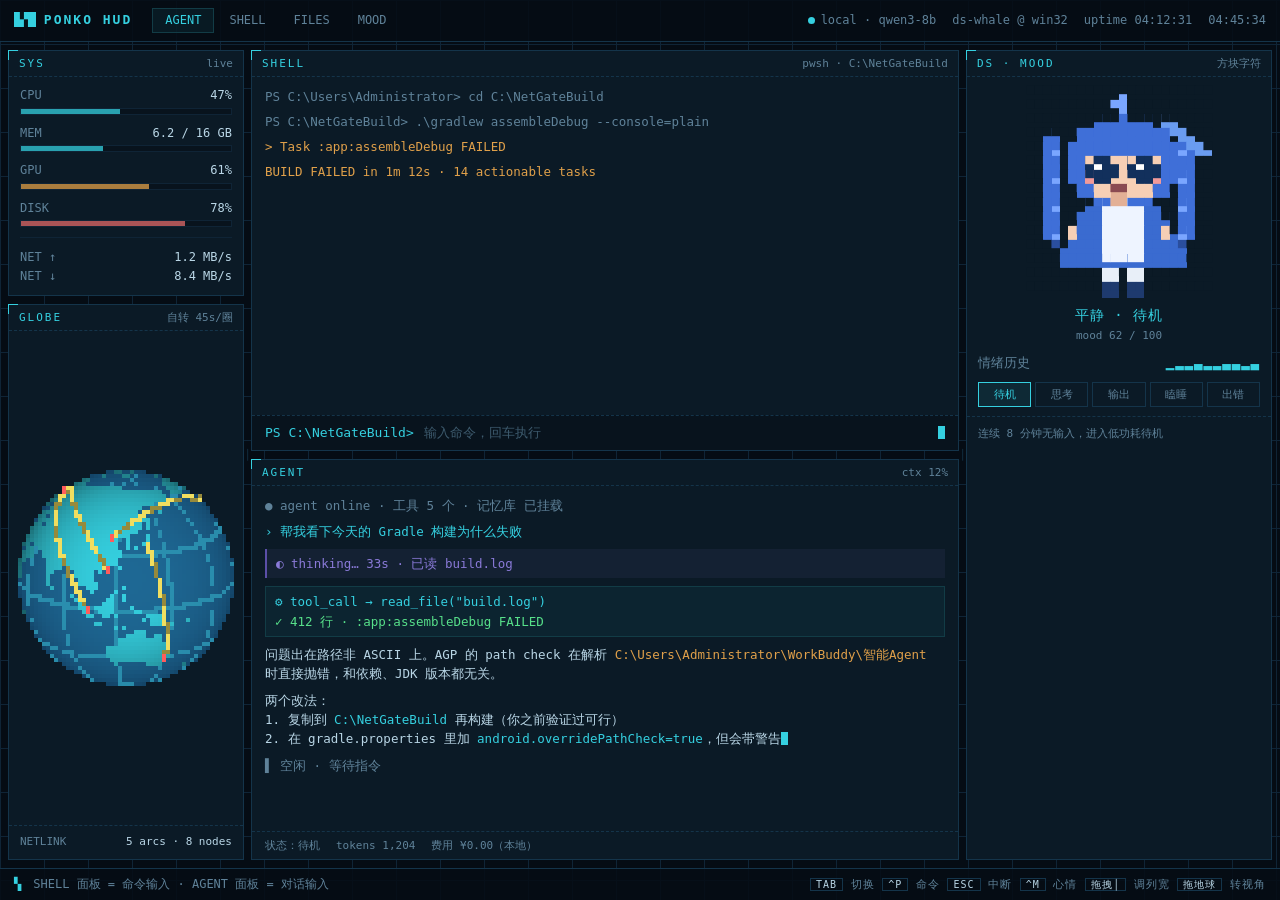
<file: mockup/index.html>
<!DOCTYPE html>
<html lang="zh-CN">
<head>
<meta charset="utf-8">
<title>PONKO HUD · 界面视觉稿</title>
<style>
  *{box-sizing:border-box}
  :root{
    --accent:#35d0e0;
    --accent-dim:#123c46;
    --line:#14344a;
    --line-soft:#0f2436;
    --bg:#050c14;
    --panel:#0b1a26;
    --panel-2:#08131d;
    --text:#b9d6e6;
    --text-dim:#5f8299;
    --font:"Cascadia Mono","JetBrains Mono","Sarasa Mono SC",Consolas,"Microsoft YaHei Mono",monospace;
  }
  html,body{height:100%}
  body{
    margin:0;background:var(--bg);color:var(--text);
    font-family:var(--font);font-size:13px;line-height:1.55;
    -webkit-font-smoothing:antialiased;
  }
  .app{
    height:100vh;display:grid;grid-template-rows:42px 1fr 32px;
    background-image:linear-gradient(var(--line-soft) 1px,transparent 1px),linear-gradient(90deg,var(--line-soft) 1px,transparent 1px);
    background-size:44px 44px;
  }
  .bar{display:flex;align-items:center;gap:14px;padding:0 14px;border-bottom:1px solid var(--line);background:rgba(5,12,20,.86)}
  .logo{color:var(--accent);letter-spacing:2px;font-weight:600}
  .logo b{background:var(--accent);color:#04141a;padding:0 6px;margin-right:8px}
  .tabs{display:flex;gap:2px;margin-left:6px}
  .tab{padding:2px 12px;color:var(--text-dim);border:1px solid transparent;font-size:12px}
  .tab.on{color:var(--accent);border-color:var(--accent-dim);background:rgba(53,208,224,.07)}
  .spacer{flex:1}
  .meta{color:var(--text-dim);font-size:12px;display:flex;gap:16px;align-items:center}
  .dot{width:7px;height:7px;border-radius:50%;background:var(--accent);display:inline-block;margin-right:6px;animation:pulse 2.4s ease-in-out infinite}
  @keyframes pulse{0%,100%{opacity:1}50%{opacity:.25}}
  .main{display:flex;padding:8px;min-height:0}
  .panel{background:var(--panel);border:1px solid var(--line);display:flex;flex-direction:column;min-height:0;position:relative;transition:border-color .15s}
  .panel:hover{border-color:var(--accent-dim)}
  .col{display:flex;flex-direction:column;gap:8px;min-height:0}
  .split{width:7px;flex:none;cursor:col-resize;display:flex;align-items:center;justify-content:center;color:var(--line)}
  .split::before{content:"│";font-size:10px}
  .split:hover,.split.active{color:var(--accent)}
  .chat::-webkit-scrollbar{width:6px}
  .chat::-webkit-scrollbar-thumb{background:var(--accent-dim)}
  .chat::-webkit-scrollbar-track{background:transparent}
  .panel::after{content:"";position:absolute;top:-1px;left:-1px;width:9px;height:9px;border-top:1px solid var(--accent);border-left:1px solid var(--accent)}
  .ph{padding:4px 10px;font-size:11px;letter-spacing:2px;color:var(--accent);border-bottom:1px dashed var(--line);display:flex;justify-content:space-between}
  .ph span{color:var(--text-dim);letter-spacing:0}
  .pb{padding:9px 11px;overflow:hidden}
  .row{display:flex;justify-content:space-between;margin-bottom:3px;font-size:12px}
  .row i{color:var(--text-dim);font-style:normal}
  .bar-track{height:7px;background:var(--panel-2);border:1px solid var(--line-soft);margin-bottom:9px;position:relative;overflow:hidden}
  .bar-fill{height:100%;background:var(--accent);opacity:.75}
  .bar-fill.warn{background:#e0a04a}
  .bar-fill.crit{background:#e06a6a}
  .sep{height:1px;background:var(--line-soft);margin:10px 0}
  .spark{color:var(--accent);letter-spacing:1px;font-size:14px}
  .kv{display:flex;justify-content:space-between;font-size:12px;color:var(--text-dim)}
  .kv b{color:var(--text);font-weight:400}
  .term{flex:1;padding:9px 13px;overflow-y:auto;font-size:12.5px;color:var(--text-dim);line-height:1.75}
  .term p{margin:0 0 3px}
  .term .warn{color:#e0a04a}
  .cmdline{display:flex;align-items:center;gap:8px;border-top:1px dashed var(--line);padding:7px 13px;background:var(--panel-2)}
  .cmdline .ps{color:var(--accent);white-space:nowrap}
  .cmdline input::placeholder{color:#3d5a6d}
  .moodhist{display:flex;justify-content:space-between;align-items:baseline;padding:0 11px 8px;color:var(--text-dim)}
  /* chat */
  .chat{flex:1;padding:10px 13px;overflow-y:auto;font-size:12.5px}
  .chat p{margin:0 0 7px}
  .sys{color:var(--text-dim)}
  .u{color:var(--accent)}
  .a{color:var(--text)}
  .think{color:#8a7ad8;background:rgba(138,122,216,.07);border-left:2px solid #5b4fa8;padding:5px 9px;margin-bottom:8px}
  .tool{border:1px solid var(--accent-dim);background:rgba(53,208,224,.05);padding:5px 9px;margin-bottom:8px}
  .tool .t{color:var(--accent)}
  .tool .r{color:#57e08a}
  .cursor{display:inline-block;width:7px;height:13px;background:var(--accent);vertical-align:-2px;animation:blink .9s step-end infinite}
  @keyframes blink{0%,49%{opacity:1}50%,100%{opacity:0}}
  .chatfoot{border-top:1px dashed var(--line);padding:5px 13px;font-size:11px;color:var(--text-dim);display:flex;gap:16px}
  /* mood */
  .charbox{padding:10px 0 4px;text-align:center}
  pre.art{margin:0;display:inline-block;font-size:14px;line-height:14px;letter-spacing:0;font-family:var(--font)}
  .moodname{text-align:center;font-size:14px;color:var(--accent);letter-spacing:1px}
  .moodval{text-align:center;font-size:11px;color:var(--text-dim);margin-bottom:8px}
  .chips{display:flex;flex-wrap:wrap;gap:4px;padding:0 11px 9px}
  .chip{flex:1 1 auto;text-align:center;font-size:11px;padding:3px 6px;border:1px solid var(--line);color:var(--text-dim);cursor:pointer;user-select:none;white-space:nowrap}
  .chip:hover{border-color:var(--accent-dim);color:var(--text)}
  .chip.on{border-color:var(--accent);color:var(--accent);background:rgba(53,208,224,.08)}
  .tip{font-size:11px;color:var(--text-dim);padding:0 11px 10px;border-top:1px dashed var(--line);padding-top:8px}
  /* globe */
  .globebox{flex:1;display:flex;align-items:center;justify-content:center;min-height:0;padding:8px;position:relative}
  canvas.globe{image-rendering:pixelated;cursor:grab}
  canvas.globe.grabbing{cursor:grabbing}
  .globeinfo{display:flex;justify-content:space-between;font-size:11px;color:var(--text-dim);padding:0 11px 9px;border-top:1px dashed var(--line);padding-top:7px}
  .globeinfo b{color:var(--text);font-weight:400}
  .foot{display:flex;align-items:center;gap:12px;padding:0 14px;border-top:1px solid var(--line);background:rgba(5,12,20,.86);font-size:12px}
  .prompt{color:var(--accent)}
  .keys{color:var(--text-dim);font-size:11px;margin-left:auto;letter-spacing:1px}
  .keys kbd{border:1px solid var(--line);padding:0 5px;color:var(--text);font-family:var(--font);font-size:10px}
  input.cmd{flex:1;background:transparent;border:0;outline:0;color:var(--text);font-family:var(--font);font-size:12.5px;caret-color:var(--accent)}
</style>
</head>
<body>
<div class="app">

  <div class="bar">
    <div class="logo"><b>▚</b>PONKO HUD</div>
    <div class="tabs">
      <div class="tab on">AGENT</div>
      <div class="tab">SHELL</div>
      <div class="tab">FILES</div>
      <div class="tab">MOOD</div>
    </div>
    <div class="spacer"></div>
    <div class="meta">
      <span><span class="dot"></span>local · qwen3-8b</span>
      <span id="host">ds-whale @ win32</span>
      <span>uptime 04:12:31</span>
      <span id="clock">--:--:--</span>
    </div>
  </div>

  <div class="main">

    <div class="col" id="pLeft" style="width:236px;flex:none">
      <div class="panel">
        <div class="ph">SYS<span>live</span></div>
        <div class="pb">
          <div class="row"><i>CPU</i><span>47%</span></div>
          <div class="bar-track"><div class="bar-fill" style="width:47%"></div></div>
          <div class="row"><i>MEM</i><span>6.2 / 16 GB</span></div>
          <div class="bar-track"><div class="bar-fill" style="width:39%"></div></div>
          <div class="row"><i>GPU</i><span>61%</span></div>
          <div class="bar-track"><div class="bar-fill warn" style="width:61%"></div></div>
          <div class="row"><i>DISK</i><span>78%</span></div>
          <div class="bar-track"><div class="bar-fill crit" style="width:78%"></div></div>
          <div class="sep"></div>
          <div class="kv"><span>NET ↑</span><b>1.2 MB/s</b></div>
          <div class="kv"><span>NET ↓</span><b>8.4 MB/s</b></div>
        </div>
      </div>

      <div class="panel" style="flex:1;min-height:0">
        <div class="ph">GLOBE<span id="globestat">自转 45s/圈</span></div>
        <div class="globebox" id="globebox"><canvas class="globe" id="globe"></canvas></div>
        <div class="globeinfo">
          <span>NETLINK</span>
          <b><span id="arcsN">5</span> arcs · <span id="nodesN">8</span> nodes</b>
        </div>
      </div>
    </div>

    <div class="split" id="s1"></div>

    <div class="col" style="flex:1;min-width:0">
      <div class="panel" style="flex:1;min-height:0">
        <div class="ph">SHELL<span>pwsh · C:\NetGateBuild</span></div>
        <div class="term">
          <p>PS C:\Users\Administrator&gt; cd C:\NetGateBuild</p>
          <p>PS C:\NetGateBuild&gt; .\gradlew assembleDebug --console=plain</p>
          <p class="warn">&gt; Task :app:assembleDebug FAILED</p>
          <p class="warn">BUILD FAILED in 1m 12s · 14 actionable tasks</p>
        </div>
        <div class="cmdline">
          <span class="ps">PS C:\NetGateBuild&gt;</span>
          <input class="cmd" placeholder="输入命令，回车执行" spellcheck="false">
          <span class="cursor"></span>
        </div>
      </div>

      <div class="panel" style="flex:1;min-height:0">
        <div class="ph">AGENT<span id="ctx">ctx 12%</span></div>
      <div class="chat">
        <p class="sys">● agent online · 工具 5 个 · 记忆库 已挂载</p>
        <p class="u">› 帮我看下今天的 Gradle 构建为什么失败</p>
        <div class="think">◐ thinking… 33s · 已读 build.log</div>
        <div class="tool">
          <div class="t">⚙ tool_call → read_file("build.log")</div>
          <div class="r">✓ 412 行 · :app:assembleDebug FAILED</div>
        </div>
        <p class="a">问题出在路径非 ASCII 上。AGP 的 path check 在解析
        <span style="color:#e0a04a">C:\Users\Administrator\WorkBuddy\智能Agent</span>
        时直接抛错，和依赖、JDK 版本都无关。</p>
        <p class="a">两个改法：<br>
        1. 复制到 <span class="u">C:\NetGateBuild</span> 再构建（你之前验证过可行）<br>
        2. 在 gradle.properties 里加 <span class="u">android.overridePathCheck=true</span>，但会带警告<span class="cursor"></span></p>
        <p class="sys" id="streamline">▌ 流式输出中 · 3.2 tok/s</p>
      </div>
      <div class="chatfoot">
        <span id="footstate">状态：待机</span>
        <span>tokens 1,204</span>
        <span>费用 ¥0.00（本地）</span>
      </div>
      </div>
    </div>

    <div class="split" id="s2"></div>

    <div class="col" id="pRight" style="width:306px;flex:none">
      <div class="panel" style="flex:1;min-height:0">
        <div class="ph">DS · MOOD<span>方块字符</span></div>
        <div class="charbox"><pre class="art" id="art"></pre></div>
        <div class="moodname" id="moodname">平静 · 待机</div>
        <div class="moodval" id="moodval">mood 62 / 100</div>
        <div class="moodhist"><span>情绪历史</span><span class="spark" id="spark">▁▂▂▃▂▂▃▃▂▃</span></div>
        <div class="chips" id="chips">
          <div class="chip on" data-s="idle">待机</div>
          <div class="chip" data-s="think">思考</div>
          <div class="chip" data-s="stream">输出</div>
          <div class="chip" data-s="sleepy">瞌睡</div>
          <div class="chip" data-s="error">出错</div>
        </div>
        <div class="tip" id="tip">连续 8 分钟无输入，进入低功耗待机</div>
      </div>
    </div>

  </div>

  <div class="foot">
    <span class="prompt">▚</span>
    <span style="color:var(--text-dim)">SHELL 面板 = 命令输入 · AGENT 面板 = 对话输入</span>
    <span class="keys"><kbd>TAB</kbd> 切换 <kbd>^P</kbd> 命令 <kbd>ESC</kbd> 中断 <kbd>^M</kbd> 心情 <kbd>拖拽│</kbd> 调列宽 <kbd>拖地球</kbd> 转视角</span>
  </div>

</div>

<script>
/*PIXEL-BEGIN*/
const W = 22, H = 30, BG = '#0b1a26';
const P = {
  hair:'#3f6fd8', hi:'#7aa6ff', dark:'#2a4e9e',
  skin:'#f6cfb5', sh:'#e3b096',
  eye:'#12305c', white:'#ffffff', blush:'#f19a9a',
  dress:'#3a6bd0', apron:'#eef4ff', sock:'#e8eff8', shoe:'#1e3a6e',
  fin:'#6a9cf0', zzz:'#93bcff', spark:'#ffe08a', tear:'#8fd8ff', mouth:'#8a4a52'
};
function build(st){
  const g=[]; for(let y=0;y<H;y++) g.push(new Array(W).fill(BG));
  const set=(x,y,c)=>{ x=Math.round(x); y=Math.round(y); if(x>=0&&x<W&&y>=0&&y<H) g[y][x]=c; };
  const ell=(cx,cy,rx,ry,c,f)=>{
    for(let y=Math.floor(cy-ry);y<=Math.ceil(cy+ry);y++)
      for(let x=Math.floor(cx-rx);x<=Math.ceil(cx+rx);x++){
        const dx=(x-cx)/rx, dy=(y-cy)/ry;
        if(dx*dx+dy*dy<=1 && (!f||f(x,y))) set(x,y,c);
      }
  };
  for(let y=7;y<=21;y++){ set(2,y,P.hair); set(3,y,P.hair); set(18,y,P.hair); set(19,y,P.hair); }
  for(let y=9;y<=21;y+=4){ set(3,y,P.hi); set(18,y,P.hi); }
  set(3,22,P.dark); set(18,22,P.dark);
  set(11,1,P.hi); set(11,2,P.hi); set(11,3,P.hi); set(10,2,P.hi);
  for(let i=0;i<5;i++){ set(16+i,5+i,P.fin); set(17+i,5+i,P.fin); }
  ell(11,10.5,7,6.5,P.hair);
  ell(11,8.6,6.2,4.4,P.hi,(x,y)=> y<9 && x<14 && x>8);
  ell(11,11.6,4.7,4.5,P.skin);
  ell(11,10.5,7,6.5,P.hair,(x,y)=> y<=9);
  ell(11,10.5,7,6.5,P.hair,(x,y)=> y>9 && (x<=5 || x>=17));
  const eyeL=8.5, eyeR=13.5;
  if(st==='sleepy'){
    for(let x=eyeL-1.5;x<=eyeL+1.5;x++) set(x,12,P.eye);
    for(let x=eyeR-1.5;x<=eyeR+1.5;x++) set(x,12,P.eye);
  } else if(st==='error'){
    [-1,0,1].forEach(d=>{ set(eyeL-1+d,12+(d===0?-1:0),P.eye); set(eyeR-1+d,12+(d===0?-1:0),P.eye); });
  } else if(st==='think'){
    ell(eyeL,11.6,1.7,1.9,P.eye);
    for(let x=eyeR-1.5;x<=eyeR+1.5;x++) set(x,12,P.eye);
  } else {
    const r = st==='stream' ? 2.05 : 1.7;
    ell(eyeL,11.6,r,r*1.15,P.eye); ell(eyeR,11.6,r,r*1.15,P.eye);
    set(eyeL-0.6,11,P.white); set(eyeR-0.6,11,P.white);
  }
  if(st==='idle'||st==='stream'){ set(7,13.4,P.blush); set(15,13.4,P.blush); }
  if(st==='stream'){ set(10,14,P.mouth); set(11,14,P.mouth); set(10,15,P.mouth); set(11,15,P.mouth); }
  else if(st==='error'){ set(10,15,P.mouth); set(11,14.6,P.mouth); set(12,15,P.mouth); }
  else { set(10,14,P.mouth); set(11,14,P.mouth); }
  if(st==='sleepy'){ set(2,5,P.zzz); set(3,4,P.zzz); set(4,3,P.zzz); set(1,3,P.zzz); }
  if(st==='think'){ set(18,13,P.spark); set(19,13,P.spark); set(20,13,P.spark); }
  if(st==='stream'){ set(4,4,P.spark); set(20,16,P.spark); set(3,17,P.spark); }
  if(st==='error'){ set(15,14,P.tear); set(15,15,P.tear); }
  set(10,15,P.sh); set(11,15,P.sh); set(10,16,P.sh); set(11,16,P.sh);
  for(let y=17;y<=25;y++){ const hw=Math.round(4+(y-17)*0.42); for(let x=11-hw;x<=11+hw;x++) set(x,y,P.dress); }
  for(let y=18;y<=24;y++) for(let x=9;x<=13;x++) set(x,y,P.apron);
  for(let x=9;x<=13;x++) set(x,17,P.apron);
  set(6,18,P.dress); set(6,19,P.dress); set(5,20,P.skin); set(5,21,P.skin);
  set(15,18,P.dress); set(15,19,P.dress); set(16,20,P.skin); set(16,21,P.skin);
  for(let y=26;y<=27;y++){ set(9,y,P.sock); set(10,y,P.sock); set(12,y,P.sock); set(13,y,P.sock); }
  for(let y=28;y<=29;y++){ set(9,y,P.shoe); set(10,y,P.shoe); set(12,y,P.shoe); set(13,y,P.shoe); }
  return g;
}
/*PIXEL-END*/

const STATES = {
  idle:   {name:'平静 · 待机',  color:'#35d0e0', mood:62, sp:'▁▂▂▃▂▂▃▃▂▃', foot:'状态：待机',   line:'▌ 空闲 · 等待指令',        tip:'连续 8 分钟无输入，进入低功耗待机'},
  think:  {name:'专注 · 思考中', color:'#ffb454', mood:78, sp:'▃▄▃▅▆▅▄▅▆▇', foot:'状态：思考中', line:'◐ 推理中 · 已调用 1 个工具', tip:'上下文 12% · 单轮思考 33s'},
  stream: {name:'兴奋 · 输出中', color:'#57e08a', mood:88, sp:'▂▃▅▆▇█▇▆▇█', foot:'状态：输出中', line:'▌ 流式输出中 · 3.2 tok/s',  tip:'3.2 tok/s · 已输出 1,204 tokens'},
  sleepy: {name:'困倦 · 打瞌睡', color:'#8b7ff0', mood:30, sp:'▅▄▃▂▂▁▁▁▂▁', foot:'状态：打瞌睡', line:'z Z z · 已 42 分钟空闲',    tip:'已 42 分钟空闲，建议丢点新任务给它'},
  error:  {name:'沮丧 · 出错',  color:'#ff6b6b', mood:22, sp:'▆▅▇▆▅▃▂▁▁▁', foot:'状态：出错',   line:'! 上次构建失败 · 重试中', tip:'上一轮工具调用失败，心情回落'}
};

const art = document.getElementById('art');
function render(state){
  const g = build(state);
  let html = '';
  for(let y=0; y<H; y+=2){
    for(let x=0; x<W; x++){
      html += '<span style="color:'+g[y][x]+';background:'+g[y+1][x]+'">▀</span>';
    }
    html += '\n';
  }
  art.innerHTML = html;
  const m = STATES[state];
  document.documentElement.style.setProperty('--accent', m.color);
  document.getElementById('moodname').textContent = m.name;
  document.getElementById('moodval').textContent = 'mood ' + m.mood + ' / 100';
  document.getElementById('tip').textContent = m.tip;
  document.getElementById('spark').textContent = m.sp;
  document.getElementById('footstate').textContent = m.foot;
  document.getElementById('streamline').textContent = m.line;
}

document.getElementById('chips').addEventListener('click', e=>{
  const chip = e.target.closest('.chip');
  if(!chip) return;
  document.querySelectorAll('.chip').forEach(c=>c.classList.remove('on'));
  chip.classList.add('on');
  render(chip.dataset.s);
});

function tick(){
  const d = new Date();
  const p = n => String(n).padStart(2,'0');
  document.getElementById('clock').textContent = p(d.getHours())+':'+p(d.getMinutes())+':'+p(d.getSeconds());
}
function makeDrag(split, panel, dir){
  let sx=0, sw=0;
  split.addEventListener('mousedown', e=>{ sx=e.clientX; sw=panel.offsetWidth; split.classList.add('active'); e.preventDefault(); });
  window.addEventListener('mousemove', e=>{
    if(split.classList.contains('active')) panel.style.width = Math.max(170, sw + (e.clientX - sx)*dir) + 'px';
  });
  window.addEventListener('mouseup', ()=> split.classList.remove('active'));
}
makeDrag(document.getElementById('s1'), document.getElementById('pLeft'), 1);
makeDrag(document.getElementById('s2'), document.getElementById('pRight'), -1);

/* ---- GLOBE：locationGlobe 的字符网格复刻（球面反投影 + 半块字符） ---- */
const MASK_B64="////////////////////////////////////////////////////////////////////////////////////////////////////////////////////////[base64]/8wAAP///gAAAAAAAAAAAAAAAAAAAAAAAAAAAAAAAAAAAAAAAAAAAAAAAAv//4D/////no+AAAAAAAAAAAAAAAAAAAAAAAAAAAAAAAAAAAAAAAAAAAAAA+AD/x///////+AAAAAAAAAAAAAAAAAAPgAAAAAAAAAAAAAAAAAAAAAAAAAAA///+Af//////4AAAAAfHgAAAAAAAAAAD4AAAAAAAAAAAAAAAAAAAAAAAAADzH//5////////wAAAAAfsAAAAAAAAAAAAD4AAAAAAAAAAAAAAAAAAAAAAEYIABO/Ad///////+AAAAAOCAAAAAAAAAAAAAcAAAAAAAAAAAAAAAAAAAAAB9CAA69+AP///////8AAAAAAAAAAAAAA4AAAAB+8AAAAAAAAAAAAAAAAAAAAAX/4czj4AAAP/////uAAAAAAAAAAAADgAAAB////AAAB9oAAAAAAAAAAAAAAOAgAAAAAAAAH////+eAAAAAAAAAAAAOAAAAf////AAAAAAAAAAAAAAAAAAAAP+AYe+O9AAAD////v8AAAAAAAAAAAA4AAAH//////H4AGAAAAAAAAAAAAAAAfv+4/Q/9gAAD////6wAAAAAAAAAAABwAHln///////8AfwAAAAAwAAAAAAAAOP/8E4//9AADf////wAAAAAAAAAAADwAP/////////4///wAAAAAAAP8AAAEAHf+B8f//YAA////+wAAAAAAD/gAAAcA///////////////8AAAAAB///+f/3H//D+Dzf4AB3///8AAAAAAB//4AAQA+fv///////////////v8wAP////////R8D/z5P+AAf//zAAAAAAAP///wMH//3+/////////////////+AD/////+///////4f/wA///wAAAAAAAP///+P////v//////////////////4E//////8//////gjv+A///gAAAAAAAf//5+P//////////////////////74///////4/////7A/+YAf/wAA/8AAAA/8f+D///////////////////////AwIf///////////zw//gAP/gAAP8AAAD/4/+f//////////////////////+AMH///////////+HIA/wAP/gAADAAAAP/z/////////////////////////+AAf///////////8AwgHAAD/AAAAAAAA//H/////////////////////////7AAf///////9///wAA/AAAB+AAAAAAAB/+H/O////////////////////jv+AAAP//z////////wAA/4AAAOAAAAAAAB//H/n////////////////////A/8AAAR/bAD////9//gAA/4wAAAAAAAAAAB//g7///////////////////++DgAAAAAD0AAf//////4AA/94AAAAAAAAAYA52D7/3////////////////4AAHAAAAAADcAAP////+/8AAf/8AAAAAAAAD8AC+i///////////////////wAAfgAAAAAMAAAD///////wCf/+AAAAAAAAA8AOeH///////////////////AAA/gAAAABwAAAD///////+Af//AAAAAAAAA8APQH//////////////v///8AAA/AAAAAEAAAAAf///////z///4AAAAAAAHuANRv//////////////v///+AAA/AAAAAQAAAABf///////x///8AAAAAAAPHg/////////////////f////6AA8AAAAAAAAAAAn///////5///8AAAAAAAPPx////////////////9/////+AA4AAAAAAAAAAAD///////////4AAAAAAAAP3///////////////9//////6AAgAAAAAAAAAAAD///////////kAAAAAAAAQf//////////////////////7AAAAAAAAAAAAAABv/////v//+MPAAAAAAAAC///////////////////////7AAAAAAAAAAAAAAAf/////z///wfgAAAAAAAf///////////////////////yAAAAAAAAAAAAAAAP////+B///gDgAAAAAAAH///////////////////////iAAAAAAAAAAAAAAAP/////////pAAAAAAAAAD/////vv////////////////DAAAAAAAAAAAAAAAP/////5H//+AAAAAAAAAB//v//H//f/////////////+AAAAAAAAAAAAAAAAP/////7n/+4AAAAAAAAAB//H/+AP/P/////////////8CAAAAAAAAAAAAAAAP/////z8fwAAAAAAAAADj/jz/8AD/H/////////////4HwAAAAAAAAAAAAAAP/////zx/gAAAAAAAAAH/4Bw/8AB/B///+////////+ADAAAAAAAAAAAAAAAP//////v/wAAAAAAAAAH/4A8f8PB/g////////////8AAAAAAAAAAAAAAAAAP///////8AAAAAAAAAAH/gMHfJ///x////////////4AMAAAAAAAAAAAAAAAP///////8AAAAAAAAAAH/IMCOP///x///////////ZwAMAAAAAAAAAAAAAAAH///////4AAAAAAAAAAH/AACHH///g///////////BwAMAAAAAAAAAAAAAAAH///////wAAAAAAAAAAH+AAYGH///x///////////44CYAAAAAAAAAAAAAAAD///////wAAAAAAAAAAAgf+AABs//////////////g4D4AAAAAAAAAAAAAAAB///////4AAAAAAAAAAAh/+AAgE//////////////A4f4AAAAAAAAAAAAAAAB///////gAAAAAAAAAAB//+AAAA//////////////Ax2AAAAAAAAAAAAAAAAAP/////+AAAAAAAAAAAD//+AAAB//////////////wjwAAAAAAAAAAAAAAAAAH/////8AAAAAAAAAAAH///4OAB//////////////wDAAAAAAAAAAAAAAAAAAH/////4AAAAAAAAAAAP///8P4T//////////////wCAAAAAAAAAAAAAAAAAACf////4AAAAAAAAAAAP////v////////////////4AAAAAAAAAAAAAAAAAAAB///zgYAAAAAAAAAAAP/////////n///////////wAAAAAAAAAAAAAAAAAAAAv//AAYAAAAAAAAAAAf/////////n///////////wAAAAAAAAAAAAAAAAAAAB3/+AAcAAAAAAAAAAB///////8//z///////////gAAAAAAAAAAAAAAAAAAAAb/+AAMgAAAAAAAAAD///////8//4X//////////AAAAAAAAAAAAAAAAAAAAAJ/+AANAAAAAAAAAAH///////+f/0T//////////AAAAAAAAAAAAAAAAAAAAAI/8AABAAAAAAAAAAH///////+f/94Af///////+QAAAAAAAAAAAAAAAAAAAACf8AAAoAAAAAAAAAP////////P//+AP///////4wAAAAAAAAAAAAAAAAAAAAAP8AAvAAAAAAAAAAf////////n///AH///////AgAAAAAAAAAAAAAAAAAAAAAH+AYTgAAAAAAAAAf////////n//+AD///P//+AAAAAAAAAAAAAAAAAAAAAAAH+B4AYAAAAAAAAAf////////j//+AA//4P/+IAAAAAAAAAAAAAAAgAAAAAAAH/B4ABwAAAAAAAAf////////h//8AAf/gD/8YAAAAAAAAAAAAAAAAAAAAAAAD/nwAH9AAAAAAAAP////////x//4AAf/AD/8QAAAAAAAAAAAAAAAAAAAAAAAAf/wAAAAAAAAAAAP////////4//gAAf+AB/+AAwAAAAAAAAAAAAAAAAAAAAAAH/wAAAAAAAAAAAf////////4/+AAAf8AD//AAwAAAAAAAAAAAAAAAAAAAAAAAP/AAAAAAAAAAAf////////+f8AAAP4AAP/gAwAAAAAAAAAAAAAAAAAAAAAAAD/gAAAAAAAAAAf////////+fgAAAPwAAP/gAwAAAAAAAAAAAAAAAAAAAAAAAA/gAAAAAAAAAAf/////////eAAAAHwAAP/gAsAAAAAAAAAAAAAAAAAAAAAAAAHgAAAAAAAAAAf/////////gBAAAHwAAM/gAGAAAAAAAAAAAAAAAAAAAAAAAADABoAAAAAAAAf/////////gIAAADwAAMfgALAAAAAAAAAAAAAAAAAAAAAAAADgP/OAAAAAAAH//////////4AAADwAAIPABAAAAAAAAAAAAAAAAAAAAAAAAABwPf+AAAAAAAD//////////4AAAD4AAIGACJAAAAAAAAAAAAAAAAAAAAAAAAA9///AAAAAAAB//////////wAAABIAAMAAEHAAAAAAAAAAAAAAAAAAAAAAAAAE///wAAAAAAB//////////wAAAAMAAGAAALgAAAAAAAAAAAAAAAAAAAAAAAAAf//4AAAAAAAf/////////gAAAAMAADAAMDAAAAAAAAAAAAAAAAAAAAAAAAAA////gAAAAAAP/B///////gAAAAAABDgAeAAAAAAAAAAAAAAAAAAAAAAAAAAAf///4AAAAAACAA3//////AAAAAAAAzwA+AAAAAAAAAAAAAAAAAAAAAAAAAAAf///4AAAAAAAAAL/////+AAAAAAAAZwB8AAAAAAAAAAAAAAAAAAAAAAAAAAA////8AAAAAAAAAD/////8AAAAAAAAPwH8AIAAAAAAAAAAAAAAAAAAAAAAAAB////+AAAAAAAAAH/////4AAAAAAAAHwf8AYAAAAAAAAAAAAAAAAAAAAAAAAD/////AAAAAAAAAH/////gAAAAAAAAH4f80IAAAAAAAAAAAAAAAAAAAAAABAH/////gAAAAAAAAH///z/gAAAAAAAAD4f8ASgAAAAAAAAAAAAAAAAAAAAAAAH/////8AAAAAAAAH///z/AAAAAAAAAB8P5wRwAAAAAAAAAAAAAAAAAAAAAAAH/////+AAAAAAAAD////+AAAAAAAAAB+P5wAT4AAAAAAAAAAAAAAAAAAAAAAH//////4AAAAAAAB////8AAAAAAAAAA+C5Qqf/AAAAAAAAAAAAAAAAAAAAAAH//////8AAAAAAAA//+/8AAAAAAAAAAcAAQAH/gAAAAAAAAAAAAAAAAAAAAAH///////gAAAAAAA//+/4AAAAAAAAAAMABAAI/xwAAAAAAAAAAAAAAAAAAAAH///////gAAAAAAA////8AAAAAAAAAADgAAAI/8BAAAAAAAAAAAAAAAAAAAAD///////gAAAAAAAf//f4AAAAAAAAAAB+AABA/4AAAAAAAAAAAAAAAAAAAAAB///////gAAAAAAAf///8AAAAAAAAAAAAu5gAPMACAAAAAAAAAAAAAAAAAAAA///////AAAAAAAAf///8AAAAAAAAAAAABCAACHgGAAAAAAAAAAAAAAAAAAAA///////AAAAAAAAP//9+AAAAAAAAAAAAAAAAAAAAAAAAAAAAAAAAAAAAAAAAf/////+AAAAAAAAP//9+AAAAAAAAAAAAAADgCAAAAAAAAAAAAAAAAAAAAAAAf/////8AAAAAAAAf//9+AQAAAAAAAAAAAAD+CAAAAAAAAAAAAAAAAAAAAAAAP/////4AAAAAAAAf//9+AwAAAAAAAAAAAAD8HAAAAAAAAAAAAAAAAAAAAAAAP/////4AAAAAAAA////+AwAAAAAAAAAAAB/8HgAAAAAAAAAAAAAAAAAAAAAAH3////4AAAAAAAA////+DwAAAAAAAAAAAD/+HwAAAAAAAAAAAAAAAAAAAAAAB/////4AAAAAAAA////8PwAAAAAAAAAAAH//HwAABABAAAAAAAAAAAAAAAAAAf////4AAAAAAAA////wPwAAAAAAAAAAAP///wAAAAAAAAAAAAAAAAAAAAAAAP////wAAAAAAAA////gPgAAAAAAAAAAAP///wAAAAAAAAAAAAAAAAAAAAAAAP////wAAAAAAAAf///APgAAAAAAAAAAAf///8AAAAAAAAAAAAAAAAAAAAAAAP////wAAAAAAAAf//+APgEAAAAAAAAAD////+AAIAAAAAAAAAAAAAAAAAAAAP////gAAAAAAAAP//+AfAAAAAAAAAAAf////+AAEAAAAAAAAAAAAAAAAAAAAP////AAAAAAAAAP///AfAAAAAAAAAAA//////gAAAAAAAAAAAAAAAAAAAAAAf///4AAAAAAAAAP///APAAAAAAAAAAA//////gAAAAAAAAAAAAAAAAAAAAAAP///gAAAAAAAAAH//+AOAAAAAAAAAAB//////wAAAAAAAAAAAAAAAAAAAAAAf///AAAAAAAAAAH//4AEAAAAAAAAAAB//////4AAAAAAAAAAAAAAAAAAAAAAf//+AAAAAAAAAAH//4AAAAAAAAAAAAB//////4AAAAAAAAAAAAAAAAAAAAAAf///AAAAAAAAAAH//4AAAAAAAAAAAAA//////4AAAAAAAAAAAAAAAAAAAAAAf//+AAAAAAAAAAD//wAAAAAAAAAAAAA//////8AAAAAAAAAAAAAAAAAAAAAAf//8AAAAAAAAAAB//gAAAAAAAAAAAAAf/////4AAAAAAAAAAAAAAAAAAAAAA///8AAAAAAAAAAB//gAAAAAAAAAAAAAf/////4AAAAAAAAAAAAAAAAAAAAAA///4AAAAAAAAAAA//AAAAAAAAAAAAAAP/////4AAAAAAAAAAAAAAAAAAAAAA///wAAAAAAAAAAA/+AAAAAAAAAAAAAAP/AP//wAAAAAAAAAAAAAAAAAAAAAA///gAAAAAAAAAAA/4AAAAAAAAAAAAAAf8AH//wAAAAAAAAAAAAAAAAAAAAAA///AAAAAAAAAAAAYAAAAAAAAAAAAAAAOAAF//gAAAAAAAAAAAAAAAAAAAAAB//4AAAAAAAAAAAAAAAAAAAAAAAAAAAAAAAA//AAABAAAAAAAAAAAAAAAAAAB//4AAAAAAAAAAAAAAAAAAAAAAAAAAAAAAAAP/AAAAgAAAAAAAAAAAAAAAAAD//4AAAAAAAAAAAAAAAAAAAAAAAAAAAAAAAAP/AAAAQAAAAAAAAAAAAAAAAAB//wAAAAAAAAAAAAAAAAAAAAAAAAAAAAAAAABYAAAA8AAAAAAAAAAAAAAAAAB/8AAAAAAAAAAAAAAAAAAAAAAAAAAAAAAAAAAAAAAA4AAAAAAAAAAAAAAAAAD/8AAAAAAAAAAAAAAAAAAAAAAAAAAAAAAAAAAAAAAAYAAAAAAAAAAAAAAAAAD/gAAAAAAAAAAAAAAAAAAAAAAAAAAAAAAAAAAcAAADAAAAAAAAAAAAAAAAAAD/4AAAAAAAAAAAAAAAAAAAAAAAAAAAAAAAAAAcAAAHAAAAAAAAAAAAAAAAAAB/gAAAAAAAAAAAAAAAAAAAAAAAAAAAAAAAAAAIAAAOAAAAAAAAAAAAAAAAAAH/gAAAAAAAAAAAAAAAAAAAAAAAAAAAAAAAAAAAAAA4AAAAAAAAAAAAAAAAAAH+AAAAAAAAAAAAAAAAAAAAAAAAAAAAAAAAAAAAAAB4AAAAAAAAAAAAAAAAAAO8AAAAAAAAAAAAAAAAAAAAAAAAAAAAAAAAAAAAAAAwAAAAAAAAAAAAAAAAAAG/gAAAAAAAAAAAAAAAAAAAAAAAAAAAAAAAAAAAAAAAAAAAAAAAAAAAAAAAAAP/[base64]/AAAAAAAAAAAAAAAAAAf4AAAAOBQANAOk1AAAAAAAAAAAAAAAAAAAAAAAAAD+AAAAAAAAAAAAAAAAAB3/0AAA//4AAAB/d/wAAAAAAAAAAAAAAAAAAAAAAAB/gAAAAAAAAAAAAAAAAfv/+cAf//2IACD/f/8AAAAAAAAAAAAAAAAAAAAAAAj+AAAAAAAAAAAAAAAyAv///7x///+EAD//////4AAAAAAAAAAAAAAAAAAAAD//AAAAAAAAB//+V////P///7////+AAD///////gAAAAAAAAAAAAAAAAAAAB//AAAAAAAA5+f/P/3/X/////f///+G8f////////gAAAAAAAAAAAAAA/AAAB//AAAAAAAff///79/+Y////4/////+f/////////wAAAAAAAAABAAAAv/+G///AAAAAAD/////////f///4X///////////////8AAAAAAAAAAf//gAf/////+AAAAAB/3/////////////r///////////////4AAAAAAAB////7/nj//////gAAAAB//////////////////////////////4gAAAAAAA/////////////9//gAAACfH/////////////9//////////////8AAAAAAD////8P///////33/wCAAB98/////////////////////////////8CvA/8D///8MBA/////9/57w8AcAfB///////////////////////////////n//////ge/Af///////+QAAAIOZ9f//x///////////////////////////////A/5+H///j///////4AHANAcfAAE3////////////////////////////g//4AAYKH///gD////////wAAAfgAAAf//////////////////////////+J3gf4AAAAAf/8AB///////5AAAHAB9//////////////////////////////+QAAAAAAAAAAAAA///////wAAA/wAb///u///////////////////////9///r8AwAAAAAAAAAMBbj///+AAAAf/QB///////////////////////+f//////+AAOgcjAAAAAAOB////f/+gHH////3///////////////////////////////EgPP/gDAAT/9f///////wAP///////////////////////////////////////4/////////////////////////////+//////////////////////////////////////////////////////////////////////////////////////////////////////////////////////////////////////////////////////";
const Globe=(function(){
  const ARCS=[[39.90,116.40,37.77,-122.42],[51.51,-0.13,1.35,103.82],[35.68,139.69,-33.87,151.21],
              [52.52,13.40,40.71,-74.01],[22.30,114.17,51.51,-0.13]];
  const NODES=[[39.90,116.40],[51.51,-0.13],[1.35,103.82],[40.71,-74.01],
               [37.77,-122.42],[-33.87,151.21],[52.52,13.40],[22.30,114.17]];
  const rad=d=>d*Math.PI/180, deg=r=>r*180/Math.PI;
  function w(lat,lon){const la=rad(lat),lo=rad(lon);
    return [Math.cos(la)*Math.sin(lo),Math.sin(la),Math.cos(la)*Math.cos(lo)];}
  // ---- 海陆位图（360x180 bit，MSB 在左，row0=北纬90）
  const bin=atob(MASK_B64), M=new Uint8Array(bin.length);
  for(let i=0;i<bin.length;i++)M[i]=bin.charCodeAt(i);
  function isLand(lat,lon){
    let c=Math.floor((lon+180)/360*360)%360; if(c<0)c+=360;
    let r=Math.floor((90-lat)/180*180); r=r<0?0:(r>179?179:r);
    const i=r*360+c; return (M[i>>3]>>(7-(i&7)))&1;
  }
  function toView(x,y,z,yaw,pitch){
    const a=rad(-yaw),ca=Math.cos(a),sa=Math.sin(a);
    const x1=x*ca+z*sa,z1=-x*sa+z*ca;
    const cp=Math.cos(rad(pitch)),sp=Math.sin(rad(pitch));
    return [x1,y*cp-z1*sp,y*sp+z1*cp];
  }
  function unproject(sx,sy,yaw,pitch){
    const r2=sx*sx+sy*sy; if(r2>1)return null;
    const sz=Math.sqrt(1-r2);
    const cp=Math.cos(rad(pitch)),sp=Math.sin(rad(pitch));
    const y1=sy*cp+sz*sp,z1=-sy*sp+sz*cp;
    const b=rad(yaw),x0=sx*Math.cos(b)+z1*Math.sin(b),z0=-sx*Math.sin(b)+z1*Math.cos(b);
    return [deg(Math.asin(Math.max(-1,Math.min(1,y1)))),deg(Math.atan2(x0,z0)),sz];
  }
  // 弧线预采样（世界坐标，抬升量随球面距离变化）
  const arcPts=ARCS.map((a,ai)=>{
    const p=w(a[0],a[1]),q=w(a[2],a[3]);
    const dot=Math.max(-1,Math.min(1,p[0]*q[0]+p[1]*q[1]+p[2]*q[2]));
    const ang=Math.acos(dot);
    const m=[p[0]+q[0],p[1]+q[1],p[2]+q[2]];
    const n=Math.hypot(m[0],m[1],m[2])||1;
    const L=1.05+0.45*ang/Math.PI;
    const c=[m[0]/n*L,m[1]/n*L,m[2]/n*L];
    const pts=[];
    for(let i=0;i<=160;i++){const t=i/160,u=1-t;
      pts.push([u*u*p[0]+2*u*t*c[0]+t*t*q[0],u*u*p[1]+2*u*t*c[1]+t*t*q[1],
                u*u*p[2]+2*u*t*c[2]+t*t*q[2],t]);}
    return pts;
  });
  const lerpC=(a,b,t)=>[a[0]+(b[0]-a[0])*t,a[1]+(b[1]-a[1])*t,a[2]+(b[2]-a[2])*t];
  const hex=h=>{h=(h||'').trim().replace('#','');
    return [parseInt(h.substr(0,2),16)||80,parseInt(h.substr(2,2),16)||208,parseInt(h.substr(4,2),16)||224];};
  const cv=document.getElementById('globe'),box=document.getElementById('globebox');
  const ctx=cv.getContext('2d');
  const SEA=[14,52,84],SEAL=[30,104,148],GRID=[44,150,180],
        ARC=[240,222,96],ARCD=[150,138,60],NODE=[255,92,92];
  let cols=0,rows=0,img=null;
  let yaw=116,pitch=18,dragging=false,lx=0,ly=0,last=0;
  function fit(){
    const s=Math.max(96,Math.min(box.clientWidth-18,box.clientHeight-18));
    const side=Math.max(64,Math.floor(s/8)*8);
    cols=side/4;rows=side/8;
    cv.width=cols*4;cv.height=rows*8;
    img=ctx.createImageData(cv.width,cv.height);
  }
  function draw(now){
    const dt=Math.min(0.1,(now-last)/1000||0);last=now;
    if(!dragging)yaw=(yaw+8*dt)%360;              // 45s 一圈，同 eDEX dayLength
    const acc=hex(getComputedStyle(document.documentElement).getPropertyValue('--accent'));
    const landDim=[acc[0]*0.22|0,acc[1]*0.22|0,acc[2]*0.22|0];
    const d=img.data,W4=cv.width;
    for(let i=3;i<d.length;i+=4)d[i]=0;
    const put=(px,py,c)=>{const x0=px*4,y0=py*4;
      for(let yy=0;yy<4;yy++){let o=(y0+yy)*W4*4+x0*4;
        for(let xx=0;xx<4;xx++){d[o]=c[0];d[o+1]=c[1];d[o+2]=c[2];d[o+3]=255;o+=4;}}};
    const top=new Array(cols*rows),bot=new Array(cols*rows);
    for(let cy=0;cy<rows;cy++)for(let cx=0;cx<cols;cx++){
      let up=null,dn=null;
      for(let half=0;half<2;half++){
        const j=cy*2+half;
        const sx=(cx+0.5)/cols*2-1, sy=1-(j+0.5)/(rows*2)*2;
        const hit=unproject(sx,sy,yaw,pitch);
        if(!hit)continue;
        const light=0.22+0.78*Math.pow(hit[2],0.85);
        let c;
        if(isLand(hit[0],hit[1])) c=lerpC(landDim,acc,light);
        else{
          c=lerpC(SEA,SEAL,light);
          const dla=Math.abs(((hit[0]+90)%30)-15),dlo=Math.abs(((hit[1]+180)%30)-15);
          if(dla>13.7||dlo>13.7)c=lerpC(c,GRID,0.85);   // 经纬网
        }
        if(half===0)up=c;else dn=c;
      }
      top[cy*cols+cx]=up;bot[cy*cols+cx]=dn;
    }
    const T=now/1000;
    arcPts.forEach((pts,ai)=>{
      for(const p of pts){
        const v=toView(p[0],p[1],p[2],yaw,pitch);
        if(v[2]<=0.02)continue;
        const px=Math.floor((v[0]+1)/2*cols),py=Math.floor((1-v[1])/2*rows*2);
        if(px<0||px>=cols||py<0||py>=rows*2)continue;
        const r=py>>1,k=cols*r+px;
        if(top[k]==null&&bot[k]==null)continue;
        const beat=0.5+0.5*Math.sin(ai*1.7+8*Math.PI*(p[3]-0.5)+T*2);
        const c=beat>0.35?ARC:ARCD;
        if(py%2===0){top[k]=c;if(bot[k]==null)bot[k]=c;}
        else{bot[k]=c;if(top[k]==null)top[k]=c;}
      }
    });
    for(const n of NODES){
      const v=toView(w(n[0],n[1])[0],w(n[0],n[1])[1],w(n[0],n[1])[2],yaw,pitch);
      if(v[2]<=0.02)continue;
      const px=Math.max(0,Math.min(cols-1,Math.floor((v[0]+1)/2*cols)));
      const py=Math.max(0,Math.min(rows*2-1,Math.floor((1-v[1])/2*rows*2)));
      const k=cols*(py>>1)+px;
      if(top[k]==null&&bot[k]==null)continue;
      top[k]=NODE;bot[k]=NODE;
    }
    for(let r=0;r<rows;r++)for(let c=0;c<cols;c++){
      const t=top[r*cols+c],b=bot[r*cols+c];
      if(t)put(c,r*2,t);
      if(b)put(c,r*2+1,b);
    }
    ctx.putImageData(img,0,0);
    requestAnimationFrame(draw);
  }
  cv.addEventListener('mousedown',e=>{dragging=true;lx=e.clientX;ly=e.clientY;
    cv.classList.add('grabbing');document.getElementById('globestat').textContent='手动 · 拖拽中';e.preventDefault();});
  window.addEventListener('mousemove',e=>{
    if(!dragging)return;
    yaw+=(e.clientX-lx)*0.45;
    pitch=Math.max(-60,Math.min(70,pitch-(e.clientY-ly)*0.35));
    lx=e.clientX;ly=e.clientY;});
  window.addEventListener('mouseup',()=>{if(!dragging)return;dragging=false;
    cv.classList.remove('grabbing');document.getElementById('globestat').textContent='自转 45s/圈';});
  window.addEventListener('resize',fit);
  fit();
  requestAnimationFrame(t=>{last=t;draw(t);});
  return {};
})();

tick(); setInterval(tick, 1000);

const q = new URLSearchParams(location.search).get('mood');
const start = q && STATES[q] ? q : 'idle';
if(start !== 'idle'){
  document.querySelectorAll('.chip').forEach(c=>c.classList.toggle('on', c.dataset.s===start));
}
render(start);
</script>
</body>
</html>
</file>
